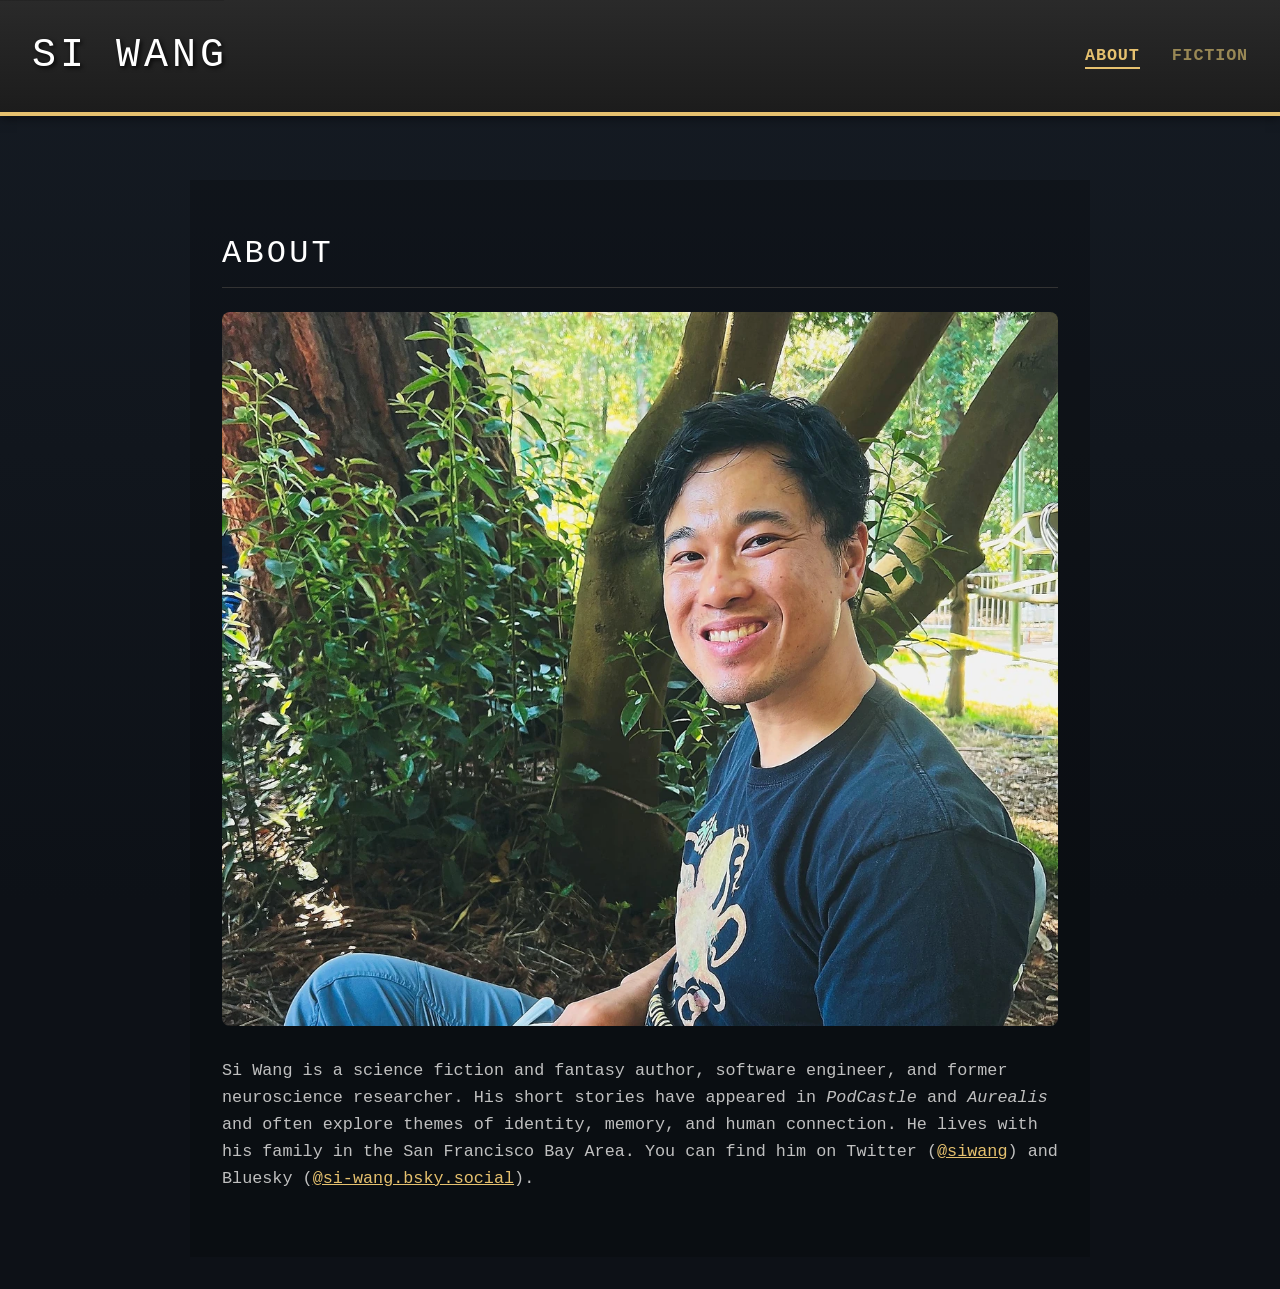
<file: index.html>
<!DOCTYPE html>
<html lang="en">
<head>
    <meta charset="UTF-8">
    <meta name="viewport" content="width=device-width, initial-scale=1.0">
    <meta name="theme-color" content="#1c1c1c">
    <title>Si Wang - Science Fiction & Fantasy Author</title>
    
    <!-- SEO Meta Tags -->
    <link rel="canonical" href="https://www.siwangwrites.com/">
    <meta name="description" content="Si Wang is a science fiction and fantasy author. His short stories have appeared in PodCastle and Aurealis.">
    <meta name="author" content="Si Wang">
    <meta name="keywords" content="Si Wang, writer, science fiction author, fantasy author, short stories, speculative fiction, SFF author, sci-fi author">
    
    <!-- Open Graph -->
    <meta property="og:type" content="website">
    <meta property="og:url" content="https://www.siwangwrites.com/">
    <meta property="og:title" content="Si Wang - Science Fiction & Fantasy Author">
    <meta property="og:description" content="Si Wang is a science fiction and fantasy author. His short stories have appeared in PodCastle and Aurealis.">
    <meta property="og:image" content="https://www.siwangwrites.com/assets/images/profile.webp">
    
    <!-- Twitter -->
    <meta name="twitter:card" content="summary">
    <meta name="twitter:creator" content="@siwang">
    <meta name="twitter:title" content="Si Wang - Science Fiction & Fantasy Author">
    <meta name="twitter:description" content="Si Wang is a science fiction and fantasy author. His short stories have appeared in PodCastle and Aurealis.">
    <meta name="twitter:image" content="https://www.siwangwrites.com/assets/images/profile.webp">
    
    <!-- Pinterest -->
    <meta name="pinterest:description" content="Si Wang is a science fiction and fantasy author. His short stories have appeared in PodCastle and Aurealis.">
    
    <!-- Structured Data -->
    <script type="application/ld+json">
    {
      "@context": "https://schema.org",
      "@type": "Person",
      "name": "Si Wang",
      "url": "https://www.siwangwrites.com",
      "image": "https://www.siwangwrites.com/assets/images/profile.webp",
      "jobTitle": "Writer",
      "description": "Science fiction and fantasy author",
      "sameAs": [
        "https://x.com/siwang",
        "https://bsky.app/profile/si-wang.bsky.social"
      ]
    }
    </script>
    
    <link rel="icon" type="image/x-icon" href="/favicon.ico">
    <link rel="icon" type="image/x-icon" href="/favicon.ico" sizes="16x16 24x24 32x32 48x48">
    <link rel="stylesheet" href="/styles.css">
</head>
<body>
    <a href="#main" class="skip-link">Skip to main content</a>
    <nav aria-label="Main navigation">
        <a href="/" class="site-title">SI WANG</a>
        <ul>
            <li><a href="/" class="active">About</a></li>
            <li><a href="/fiction/">Fiction</a></li>
        </ul>
    </nav>

    <main id="main">
        <h1>About</h1>
        <img src="/assets/images/profile.webp" 
             srcset="/assets/images/profile-400w.webp 400w,
                     /assets/images/profile-600w.webp 600w,
                     /assets/images/profile-800w.webp 800w,
                     /assets/images/profile.webp 1200w"
             sizes="(max-width: 768px) calc(100vw - 3rem),
                    (max-width: 1024px) calc(750px - 3.5rem),
                    856px"
             alt="Portrait of Si Wang" 
             class="profile-photo">
        <p>Si Wang is a science fiction and fantasy author, software engineer, and former neuroscience researcher. His short stories have appeared in <em>PodCastle</em> and <em>Aurealis</em> and often explore themes of identity, memory, and human connection. He lives with his family in the San Francisco Bay Area. You can find him on Twitter (<a href="https://x.com/siwang" target="_blank" rel="noopener noreferrer">@siwang</a>) and Bluesky (<a href="https://bsky.app/profile/si-wang.bsky.social" target="_blank" rel="noopener noreferrer">@si-wang.bsky.social</a>).</p>
    </main>
</body>
</html>
</file>
<file: styles.css>
* {
    margin: 0;
    padding: 0;
    box-sizing: border-box;
}

body {
    font-family: 'Courier New', Courier, monospace;
    line-height: 1.6;
    color: #c0c0c0;
    background: #0d1117;
    background-image: linear-gradient(to bottom, #151b23 0%, #0d1117 100%);
    background-attachment: fixed;
}

nav {
    background: linear-gradient(to bottom, #2a2a2a 0%, #1c1c1c 100%);
    border-bottom: 4px solid #e6c16f;
    padding: 1.5rem 2rem;
    box-shadow: 0 2px 10px rgba(0,0,0,0.5);
    display: flex;
    justify-content: space-between;
    align-items: center;
}

nav .site-title {
    color: #fff;
    font-size: 2.5rem;
    margin: 0;
    font-weight: 500;
    text-shadow: 2px 2px 4px rgba(0,0,0,0.8);
    text-decoration: none;
    transition: color 0.3s ease;
    letter-spacing: 0.1em;
}

nav .site-title:hover {
    color: #f0d489;
}

nav ul {
    list-style: none;
    display: flex;
    gap: 2rem;
    margin: 0;
}

nav a {
    color: #998855;
    text-decoration: none;
    font-size: 1.05rem;
    transition: all 0.3s ease;
    font-weight: 700;
    text-transform: uppercase;
    letter-spacing: 0.05em;
}

nav a:hover {
    color: #f0d489;
    text-shadow: 0 0 12px rgba(240, 212, 137, 0.6);
}

nav a.active {
    color: #e6c16f;
    border-bottom: 2px solid #e6c16f;
    padding-bottom: 2px;
}

main {
    max-width: 900px;
    margin: 4rem auto 2rem;
    padding: 3rem 2rem;
    background: rgba(0, 0, 0, 0.2);
    min-height: calc(100vh - 200px);
}

h1 {
    color: #fff;
    margin-bottom: 1.5rem;
    font-size: 2rem;
    font-weight: 400;
    border-bottom: 1px solid #333;
    padding-bottom: 0.5rem;
    text-transform: uppercase;
    letter-spacing: 0.1em;
}

.profile-photo {
    width: 100%;
    height: auto;
    border-radius: 8px;
    margin-bottom: 2rem;
    display: block;
}

h2 {
    color: #fff;
    margin-bottom: 1rem;
    font-size: 1.5rem;
    font-weight: 400;
    text-transform: uppercase;
    letter-spacing: 0.05em;
}

p {
    margin-bottom: 1rem;
    font-size: 1.05rem;
    color: #c0c0c0;
}

a {
    color: #e6c16f;
    transition: all 0.3s ease;
    white-space: nowrap;
}

a:hover {
    color: #f0d489;
    text-shadow: 0 0 12px rgba(240, 212, 137, 0.6);
}

a:focus-visible {
    outline: 2px solid #f0d489;
    outline-offset: 2px;
    color: #f0d489;
}

nav a:focus-visible {
    outline: 2px solid #f0d489;
    outline-offset: 4px;
}

/* Skip to main content link */
.skip-link {
    position: absolute;
    top: 0;
    left: 0;
    background: linear-gradient(to bottom, #2a2a2a 0%, #1c1c1c 100%);
    color: #e6c16f;
    padding: 0.5rem 1rem;
    text-decoration: none;
    font-weight: 700;
    z-index: 100;
    transform: translateY(-100%);
    transition: transform 0.2s ease;
}

.skip-link:focus {
    transform: translateY(0);
    background: #1c1c1c;
    color: #f0d489;
    outline: 2px solid #e6c16f;
    outline-offset: 2px;
}

.story-list {
    list-style: none;
    margin-top: 2rem;
}

.story-list li {
    margin-bottom: 1.5rem;
    line-height: 1.8;
    font-size: 1.05rem;
}

.narrator {
    font-size: 0.9rem;
    color: #999;
}

/* Mobile Responsive Styles */
@media screen and (max-width: 768px) {
    nav {
        padding: 1rem 1.5rem;
        flex-direction: column;
        gap: 1rem;
        text-align: center;
    }
    
    nav .site-title {
        font-size: 1.8rem;
        letter-spacing: 0.08em;
    }
    
    nav ul {
        gap: 1.5rem;
        flex-wrap: wrap;
        justify-content: center;
    }
    
    nav a {
        font-size: 0.9rem;
    }
    
    main {
        margin: 2rem auto 1rem;
        padding: 2rem 1.5rem;
    }
    
    h1 {
        font-size: 1.5rem;
        margin-bottom: 1rem;
    }
    
    h2 {
        font-size: 1.2rem;
    }
    
    p {
        font-size: 0.95rem;
    }
    
    .story-list li {
        font-size: 0.95rem;
        margin-bottom: 1.2rem;
    }
    
    .narrator {
        font-size: 0.85rem;
    }
    
    .profile-photo {
        margin-bottom: 1.5rem;
    }
}

/* Tablet Responsive Styles */
@media screen and (min-width: 769px) and (max-width: 1024px) {
    nav {
        padding: 1.25rem 1.75rem;
    }
    
    nav .site-title {
        font-size: 2.2rem;
    }
    
    nav ul {
        gap: 1.75rem;
    }
    
    nav a {
        font-size: 1rem;
    }
    
    main {
        max-width: 750px;
        margin: 3rem auto 1.5rem;
        padding: 2.5rem 1.75rem;
    }
    
    h1 {
        font-size: 1.75rem;
    }
    
    h2 {
        font-size: 1.35rem;
    }
    
    p {
        font-size: 1rem;
    }
    
    .story-list li {
        font-size: 1rem;
    }
}
</file>
